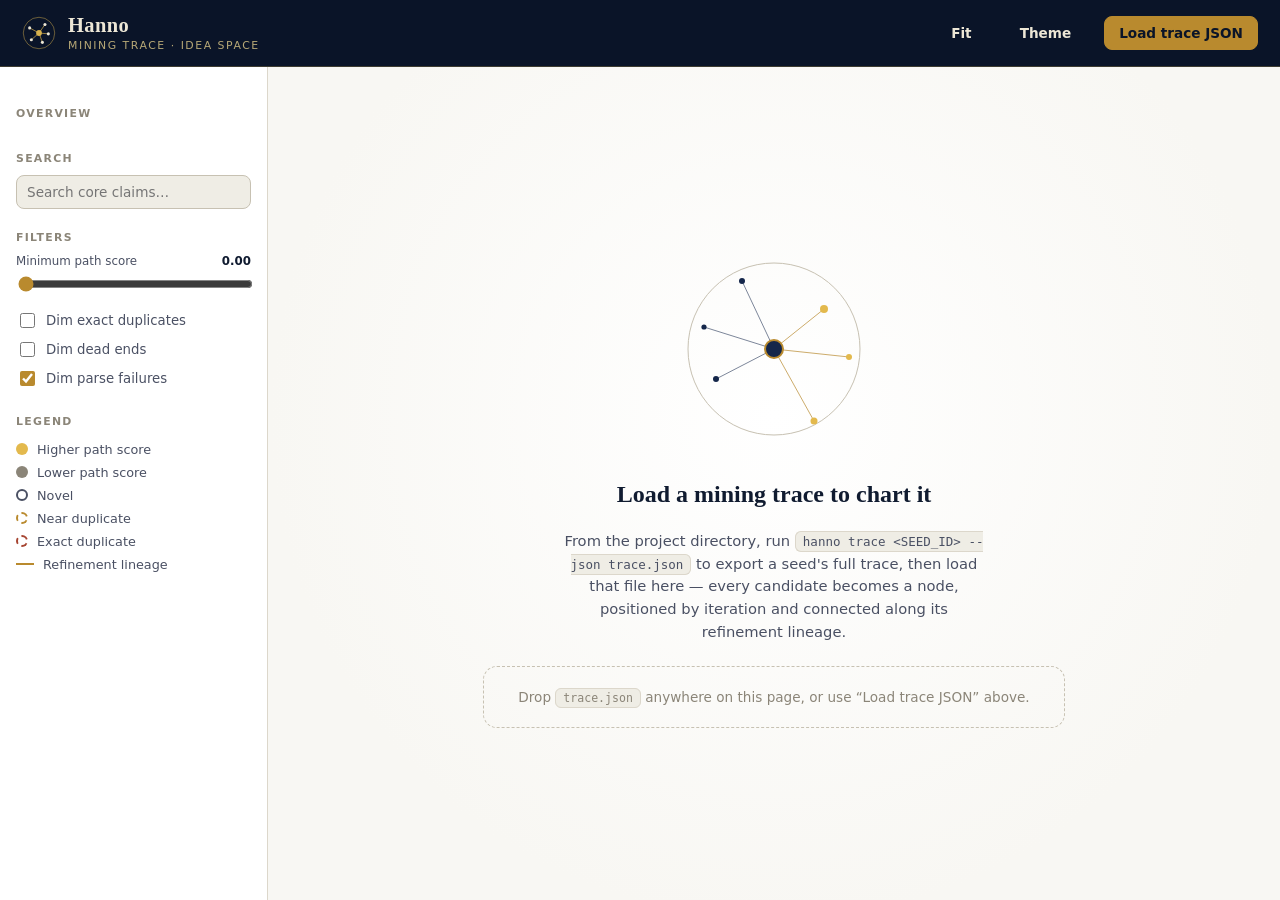
<file: hanno/viz/trace_mindmap.html>
<!doctype html>
<html lang="en">
<head>
<meta charset="utf-8" />
<meta name="viewport" content="width=device-width, initial-scale=1" />
<title>Hanno — Mining Trace</title>
<style>
  :root {
    color-scheme: light dark;
    --bg: #F8F7F3;
    --bg-raised: #FFFFFF;
    --bg-sunken: #EFEDE5;
    --ink: #101B30;
    --ink-soft: #4A5063;
    --muted: #8B8578;
    --line: #DCD7CB;
    --line-strong: #C7C1B2;
    --navy: #14264A;
    --navy-deep: #0A1428;
    --navy-tint: #E7EAF2;
    --gold: #B98A2E;
    --gold-bright: #DDA83C;
    --gold-glow: #E3B94D;
    --success: #5E7F4E;
    --success-bg: #E7EEDF;
    --danger: #A64430;
    --danger-bg: #F4E1DA;
    --focus: #2C6CC9;
    --shadow: 0 8px 28px rgba(10, 20, 40, 0.14);
    --shadow-soft: 0 2px 10px rgba(10, 20, 40, 0.08);
    --font-display: "Iowan Old Style", "Palatino Linotype", "Book Antiqua", Georgia, serif;
    --font-body: "Avenir Next", "Century Gothic", "Futura", "Segoe UI", system-ui, sans-serif;
    --font-mono: "JetBrains Mono", "SF Mono", ui-monospace, Menlo, Consolas, monospace;
  }

  @media (prefers-color-scheme: dark) {
    :root {
      --bg: #0A1220;
      --bg-raised: #101B30;
      --bg-sunken: #0D1626;
      --ink: #EDEAE2;
      --ink-soft: #B7BED2;
      --muted: #7C87A3;
      --line: #24304A;
      --line-strong: #34405E;
      --navy: #1B2E54;
      --navy-deep: #060C18;
      --navy-tint: #182642;
      --gold: #D8B24E;
      --gold-bright: #EAC463;
      --gold-glow: #F0CC72;
      --success: #86AC72;
      --success-bg: #1C2A1B;
      --danger: #D2735C;
      --danger-bg: #2C1B17;
      --focus: #6FA3EE;
      --shadow: 0 8px 28px rgba(0, 0, 0, 0.45);
      --shadow-soft: 0 2px 10px rgba(0, 0, 0, 0.3);
    }
  }

  :root[data-theme="dark"] {
    --bg: #0A1220; --bg-raised: #101B30; --bg-sunken: #0D1626;
    --ink: #EDEAE2; --ink-soft: #B7BED2; --muted: #7C87A3;
    --line: #24304A; --line-strong: #34405E;
    --navy: #1B2E54; --navy-deep: #060C18; --navy-tint: #182642;
    --gold: #D8B24E; --gold-bright: #EAC463; --gold-glow: #F0CC72;
    --success: #86AC72; --success-bg: #1C2A1B;
    --danger: #D2735C; --danger-bg: #2C1B17;
    --focus: #6FA3EE;
    --shadow: 0 8px 28px rgba(0, 0, 0, 0.45);
    --shadow-soft: 0 2px 10px rgba(0, 0, 0, 0.3);
  }

  :root[data-theme="light"] {
    --bg: #F8F7F3; --bg-raised: #FFFFFF; --bg-sunken: #EFEDE5;
    --ink: #101B30; --ink-soft: #4A5063; --muted: #8B8578;
    --line: #DCD7CB; --line-strong: #C7C1B2;
    --navy: #14264A; --navy-deep: #0A1428; --navy-tint: #E7EAF2;
    --gold: #B98A2E; --gold-bright: #DDA83C; --gold-glow: #E3B94D;
    --success: #5E7F4E; --success-bg: #E7EEDF;
    --danger: #A64430; --danger-bg: #F4E1DA;
    --focus: #2C6CC9;
    --shadow: 0 8px 28px rgba(10, 20, 40, 0.14);
    --shadow-soft: 0 2px 10px rgba(10, 20, 40, 0.08);
  }

  * { box-sizing: border-box; }
  html, body { height: 100%; }
  body {
    margin: 0;
    background: var(--bg);
    color: var(--ink);
    font-family: var(--font-body);
    overflow: hidden;
  }
  ::selection { background: var(--gold-glow); color: var(--navy-deep); }
  :focus-visible { outline: 2px solid var(--focus); outline-offset: 2px; }
  button, input { font-family: inherit; }

  .app {
    display: grid;
    grid-template-rows: auto 1fr;
    height: 100vh;
  }

  /* ---------- Header ---------- */
  header.top {
    background: var(--navy-deep);
    color: #EDE7D6;
    padding: 14px 22px;
    display: flex;
    align-items: center;
    gap: 18px;
    border-bottom: 1px solid rgba(216, 178, 78, 0.25);
  }
  .brand { display: flex; align-items: center; gap: 12px; }
  .brand svg { width: 34px; height: 34px; flex: none; }
  .brand-text h1 {
    font-family: var(--font-display);
    font-size: 1.28rem;
    font-weight: 600;
    letter-spacing: 0.02em;
    margin: 0;
    line-height: 1.1;
  }
  .brand-text p {
    margin: 2px 0 0;
    font-size: 0.68rem;
    letter-spacing: 0.14em;
    text-transform: uppercase;
    color: #B7A876;
  }
  header.top .spacer { flex: 1; }
  .seed-pill {
    display: none;
    align-items: center;
    gap: 8px;
    background: rgba(255,255,255,0.06);
    border: 1px solid rgba(216, 178, 78, 0.3);
    border-radius: 999px;
    padding: 6px 14px 6px 8px;
    font-size: 0.82rem;
    max-width: 42vw;
  }
  .seed-pill.show { display: flex; }
  .seed-pill .dot { width: 8px; height: 8px; border-radius: 50%; background: var(--gold-bright); flex: none; }
  .seed-pill span { overflow: hidden; text-overflow: ellipsis; white-space: nowrap; color: #E7E1CF; }

  .btn {
    appearance: none;
    border: 1px solid rgba(216, 178, 78, 0.45);
    background: transparent;
    color: #EDE7D6;
    border-radius: 8px;
    padding: 8px 14px;
    font-size: 0.85rem;
    font-weight: 600;
    cursor: pointer;
    transition: background 0.15s ease, border-color 0.15s ease, transform 0.1s ease;
    white-space: nowrap;
  }
  .btn:hover { background: rgba(216, 178, 78, 0.14); border-color: var(--gold-bright); }
  .btn:active { transform: translateY(1px); }
  .btn.primary { background: var(--gold); border-color: var(--gold); color: var(--navy-deep); }
  .btn.primary:hover { background: var(--gold-bright); }
  .btn.ghost { border-color: transparent; }
  .btn.ghost:hover { background: rgba(255,255,255,0.08); }
  .btn svg { width: 14px; height: 14px; vertical-align: -2px; margin-right: 6px; }

  #file-input { display: none; }

  /* ---------- Body layout ---------- */
  .body {
    display: grid;
    grid-template-columns: 268px 1fr 0px;
    height: 100%;
    min-height: 0;
    transition: grid-template-columns 0.22s ease;
  }
  .body.panel-open { grid-template-columns: 268px 1fr 380px; }

  /* ---------- Left rail ---------- */
  aside.rail {
    background: var(--bg-raised);
    border-right: 1px solid var(--line);
    overflow-y: auto;
    padding: 18px 16px 28px;
    display: flex;
    flex-direction: column;
    gap: 22px;
  }
  .rail h2 {
    font-size: 0.68rem;
    text-transform: uppercase;
    letter-spacing: 0.12em;
    color: var(--muted);
    margin: 0 0 10px;
    font-weight: 700;
  }
  .stat-grid {
    display: grid;
    grid-template-columns: 1fr 1fr;
    gap: 8px;
  }
  .stat {
    background: var(--bg-sunken);
    border: 1px solid var(--line);
    border-radius: 10px;
    padding: 9px 10px;
  }
  .stat .n {
    font-family: var(--font-display);
    font-size: 1.32rem;
    font-variant-numeric: tabular-nums;
    line-height: 1;
    color: var(--navy);
  }
  :root[data-theme="dark"] .stat .n, @media (prefers-color-scheme: dark) { }
  .stat .n { color: var(--navy); }
  html[data-theme="dark"] .stat .n { color: var(--gold-glow); }
  @media (prefers-color-scheme: dark) {
    .stat .n { color: var(--gold-glow); }
  }
  :root[data-theme="light"] .stat .n { color: var(--navy); }
  .stat .l { font-size: 0.68rem; color: var(--muted); margin-top: 2px; }

  .field { display: flex; flex-direction: column; gap: 6px; margin-bottom: 12px; }
  .field label {
    font-size: 0.74rem;
    color: var(--ink-soft);
    display: flex;
    justify-content: space-between;
  }
  .field label b { color: var(--ink); font-variant-numeric: tabular-nums; }
  input[type="range"] {
    width: 100%; accent-color: var(--gold);
  }
  input[type="search"] {
    width: 100%;
    border: 1px solid var(--line-strong);
    background: var(--bg-sunken);
    color: var(--ink);
    border-radius: 8px;
    padding: 8px 10px;
    font-size: 0.85rem;
  }
  .check-row {
    display: flex;
    align-items: center;
    gap: 8px;
    font-size: 0.83rem;
    color: var(--ink-soft);
    padding: 4px 0;
    cursor: pointer;
    user-select: none;
  }
  .check-row input { accent-color: var(--gold); width: 15px; height: 15px; }

  .legend-item { display: flex; align-items: center; gap: 9px; font-size: 0.8rem; color: var(--ink-soft); padding: 4px 0; }
  .legend-swatch { width: 12px; height: 12px; border-radius: 50%; flex: none; }
  .legend-line { width: 18px; height: 0; border-top: 2px solid; flex: none; }

  .seed-card {
    background: var(--navy-tint);
    border: 1px solid var(--line);
    border-radius: 12px;
    padding: 12px 13px;
  }
  .seed-card .domain {
    font-size: 0.66rem;
    text-transform: uppercase;
    letter-spacing: 0.1em;
    color: var(--gold);
    font-weight: 700;
  }
  .seed-card p {
    font-size: 0.82rem;
    line-height: 1.45;
    color: var(--ink-soft);
    margin: 6px 0 0;
    max-height: 8.7em;
    overflow-y: auto;
  }

  /* ---------- Stage ---------- */
  main.stage { position: relative; overflow: hidden; background:
      radial-gradient(circle at 50% 42%, var(--bg-raised), var(--bg) 72%); }
  svg#canvas { width: 100%; height: 100%; display: block; cursor: grab; }
  svg#canvas.grabbing { cursor: grabbing; }

  .ring { fill: none; stroke: var(--line); stroke-width: 1; }
  .ring-label {
    font-family: var(--font-body);
    font-size: 10px;
    letter-spacing: 0.08em;
    fill: var(--muted);
  }
  .edge { fill: none; stroke: var(--line-strong); stroke-width: 1.3; }
  .edge.lit { stroke: var(--gold); stroke-width: 2.2; }
  .edge.dim { opacity: 0.18; }

  .node circle.halo { opacity: 0; transition: opacity 0.15s ease; }
  .node:hover circle.halo, .node.selected circle.halo { opacity: 0.35; }
  .node circle.core { stroke-width: 2px; cursor: pointer; transition: r 0.15s ease; }
  .node.dim { opacity: 0.22; }
  .node.selected circle.core { stroke: var(--gold-bright); stroke-width: 3px; }
  .node .glyph { font-size: 9px; font-weight: 700; pointer-events: none; }
  .node .label {
    font-family: var(--font-display);
    font-size: 10.5px;
    fill: var(--ink-soft);
    pointer-events: none;
  }
  .node.match circle.core { stroke: var(--focus); stroke-width: 3px; }

  .root-node circle { fill: var(--navy); stroke: var(--gold); stroke-width: 2.5px; }
  .root-node text {
    font-family: var(--font-display);
    font-size: 12px;
    font-weight: 600;
    fill: #F3EFE2;
  }
  html[data-theme="light"] .root-node text, :root:not([data-theme="dark"]) .root-node text { fill: #F3EFE2; }

  /* ---------- Empty state ---------- */
  .empty {
    position: absolute; inset: 0;
    display: flex; align-items: center; justify-content: center;
    flex-direction: column; gap: 22px;
    text-align: center;
    padding: 20px;
  }
  .empty.hide { display: none; }
  .empty .orbit { width: 220px; height: 220px; }
  .empty h2 {
    font-family: var(--font-display);
    font-size: 1.5rem;
    margin: 0;
    max-width: 30ch;
    text-wrap: balance;
  }
  .empty p { color: var(--ink-soft); max-width: 46ch; line-height: 1.55; margin: 0; font-size: 0.92rem; }
  .empty code {
    font-family: var(--font-mono);
    background: var(--bg-sunken);
    border: 1px solid var(--line);
    padding: 2px 7px;
    border-radius: 6px;
    font-size: 0.85em;
  }
  .dropzone {
    border: 1.5px dashed var(--line-strong);
    border-radius: 14px;
    padding: 22px 34px;
    color: var(--muted);
    font-size: 0.85rem;
    transition: border-color 0.15s ease, background 0.15s ease;
  }
  .dropzone.over { border-color: var(--gold); background: var(--navy-tint); color: var(--ink); }

  @media (prefers-reduced-motion: no-preference) {
    .orbit .spin { animation: spin 40s linear infinite; transform-origin: 110px 110px; }
    .orbit .spin-rev { animation: spin 55s linear infinite reverse; transform-origin: 110px 110px; }
    .orbit .twinkle { animation: twinkle 3.2s ease-in-out infinite; }
  }
  @keyframes spin { to { transform: rotate(360deg); } }
  @keyframes twinkle { 0%, 100% { opacity: 0.35; } 50% { opacity: 1; } }

  /* ---------- Detail panel ---------- */
  aside.detail {
    background: var(--bg-raised);
    border-left: 1px solid var(--line);
    overflow-y: auto;
    padding: 20px 20px 40px;
    display: none;
  }
  .body.panel-open aside.detail { display: block; }
  .detail-close {
    float: right;
    background: none; border: none; color: var(--muted);
    cursor: pointer; font-size: 1.1rem; padding: 2px 6px; border-radius: 6px;
  }
  .detail-close:hover { background: var(--bg-sunken); color: var(--ink); }
  .detail h3 {
    font-family: var(--font-display);
    font-size: 1.08rem;
    line-height: 1.4;
    margin: 4px 0 12px;
  }
  .chips { display: flex; flex-wrap: wrap; gap: 6px; margin-bottom: 16px; }
  .chip {
    font-size: 0.7rem;
    padding: 4px 9px;
    border-radius: 999px;
    background: var(--bg-sunken);
    border: 1px solid var(--line);
    color: var(--ink-soft);
    white-space: nowrap;
  }
  .chip.gold { background: rgba(185, 138, 46, 0.14); border-color: var(--gold); color: var(--gold); font-weight: 700; }
  .chip.pass { background: var(--success-bg); border-color: var(--success); color: var(--success); }
  .chip.fail { background: var(--danger-bg); border-color: var(--danger); color: var(--danger); }

  .score-bar-wrap { margin-bottom: 18px; }
  .score-bar-track { height: 8px; background: var(--bg-sunken); border-radius: 5px; overflow: hidden; border: 1px solid var(--line); }
  .score-bar-fill { height: 100%; background: linear-gradient(90deg, var(--muted), var(--gold-bright)); }
  .score-bar-wrap .num { font-family: var(--font-display); font-size: 1.5rem; margin-top: 6px; font-variant-numeric: tabular-nums; }

  .detail section { margin-bottom: 20px; }
  .detail section h4 {
    font-size: 0.68rem;
    text-transform: uppercase;
    letter-spacing: 0.1em;
    color: var(--muted);
    margin: 0 0 7px;
    font-weight: 700;
  }
  .detail section p {
    font-size: 0.88rem;
    line-height: 1.58;
    color: var(--ink);
    margin: 0;
    white-space: pre-wrap;
  }
  .mono-block {
    font-family: var(--font-mono);
    font-size: 0.76rem;
    line-height: 1.55;
    background: var(--bg-sunken);
    border: 1px solid var(--line);
    border-radius: 8px;
    padding: 10px 12px;
    white-space: pre-wrap;
    word-break: break-word;
    max-height: 220px;
    overflow-y: auto;
  }
  .connection-list { display: flex; flex-direction: column; gap: 5px; }
  .connection-list li { font-size: 0.83rem; color: var(--ink-soft); line-height: 1.4; }
  .lineage-btn {
    width: 100%;
    margin-top: 4px;
  }

  ::-webkit-scrollbar { width: 9px; height: 9px; }
  ::-webkit-scrollbar-thumb { background: var(--line-strong); border-radius: 5px; }
  ::-webkit-scrollbar-track { background: transparent; }
</style>
</head>
<body>
<div class="app">
  <header class="top">
    <div class="brand">
      <svg viewBox="0 0 40 40" aria-hidden="true">
        <circle cx="20" cy="20" r="18.5" fill="none" stroke="#D8B24E" stroke-width="1" opacity="0.55"/>
        <g stroke="#D8B24E" stroke-width="1" opacity="0.8">
          <line x1="20" y1="20" x2="27" y2="10"/>
          <line x1="20" y1="20" x2="31" y2="21"/>
          <line x1="20" y1="20" x2="24" y2="31"/>
          <line x1="20" y1="20" x2="11" y2="28"/>
          <line x1="20" y1="20" x2="9" y2="14"/>
        </g>
        <circle cx="20" cy="20" r="3.4" fill="#D8B24E"/>
        <circle cx="27" cy="10" r="1.8" fill="#EDE7D6"/>
        <circle cx="31" cy="21" r="1.8" fill="#EDE7D6"/>
        <circle cx="24" cy="31" r="1.8" fill="#EDE7D6"/>
        <circle cx="11" cy="28" r="1.8" fill="#EDE7D6"/>
        <circle cx="9" cy="14" r="1.8" fill="#EDE7D6"/>
      </svg>
      <div class="brand-text">
        <h1>Hanno</h1>
        <p>Mining Trace &middot; Idea Space</p>
      </div>
    </div>
    <div class="seed-pill" id="seed-pill"><span class="dot"></span><span id="seed-pill-text"></span></div>
    <div class="spacer"></div>
    <button class="btn ghost" id="btn-fit" title="Fit to screen">Fit</button>
    <button class="btn ghost" id="btn-theme" title="Toggle theme">Theme</button>
    <button class="btn primary" id="btn-load">Load trace JSON</button>
    <input type="file" id="file-input" accept="application/json" />
  </header>

  <div class="body" id="body-grid">
    <aside class="rail">
      <div id="seed-summary"></div>

      <div>
        <h2>Overview</h2>
        <div class="stat-grid" id="stats"></div>
      </div>

      <div>
        <h2>Search</h2>
        <input type="search" id="search" placeholder="Search core claims&hellip;" />
      </div>

      <div>
        <h2>Filters</h2>
        <div class="field">
          <label>Minimum path score <b id="score-val">0.00</b></label>
          <input type="range" id="score-filter" min="0" max="1" step="0.01" value="0" />
        </div>
        <label class="check-row"><input type="checkbox" id="hide-dupes" /> Dim exact duplicates</label>
        <label class="check-row"><input type="checkbox" id="hide-dead" /> Dim dead ends</label>
        <label class="check-row"><input type="checkbox" id="hide-failed" checked /> Dim parse failures</label>
      </div>

      <div>
        <h2>Legend</h2>
        <div class="legend-item"><span class="legend-swatch" style="background:var(--gold-glow)"></span> Higher path score</div>
        <div class="legend-item"><span class="legend-swatch" style="background:var(--muted)"></span> Lower path score</div>
        <div class="legend-item"><span class="legend-swatch" style="background:transparent;border:2px solid var(--ink-soft)"></span> Novel</div>
        <div class="legend-item"><span class="legend-swatch" style="background:transparent;border:2px dashed var(--gold)"></span> Near duplicate</div>
        <div class="legend-item"><span class="legend-swatch" style="background:transparent;border:2px dashed var(--danger)"></span> Exact duplicate</div>
        <div class="legend-item"><span class="legend-line" style="border-color:var(--gold)"></span> Refinement lineage</div>
      </div>
    </aside>

    <main class="stage">
      <svg id="canvas" xmlns="http://www.w3.org/2000/svg">
        <g id="viewport"></g>
      </svg>

      <div class="empty" id="empty-state">
        <svg class="orbit" viewBox="0 0 220 220" aria-hidden="true">
          <g class="spin">
            <circle cx="110" cy="110" r="86" fill="none" stroke="var(--line-strong)" stroke-width="1"/>
            <g stroke="var(--gold)" stroke-width="1" opacity="0.7">
              <line x1="110" y1="110" x2="160" y2="70"/>
              <line x1="110" y1="110" x2="185" y2="118"/>
              <line x1="110" y1="110" x2="150" y2="182"/>
            </g>
            <circle class="twinkle" cx="160" cy="70" r="4" fill="var(--gold-glow)"/>
            <circle class="twinkle" cx="185" cy="118" r="3" fill="var(--gold-glow)" style="animation-delay:0.8s"/>
            <circle class="twinkle" cx="150" cy="182" r="3.5" fill="var(--gold-glow)" style="animation-delay:1.6s"/>
          </g>
          <g class="spin-rev">
            <g stroke="var(--navy)" stroke-width="1" opacity="0.55">
              <line x1="110" y1="110" x2="52" y2="140"/>
              <line x1="110" y1="110" x2="40" y2="88"/>
              <line x1="110" y1="110" x2="78" y2="42"/>
            </g>
            <circle class="twinkle" cx="52" cy="140" r="3" fill="var(--navy)" style="animation-delay:0.4s"/>
            <circle class="twinkle" cx="40" cy="88" r="2.6" fill="var(--navy)" style="animation-delay:1.2s"/>
            <circle class="twinkle" cx="78" cy="42" r="3" fill="var(--navy)" style="animation-delay:2s"/>
          </g>
          <circle cx="110" cy="110" r="9" fill="var(--navy)" stroke="var(--gold)" stroke-width="2"/>
        </svg>
        <h2>Load a mining trace to chart it</h2>
        <p>
          From the project directory, run
          <code>hanno trace &lt;SEED_ID&gt; --json trace.json</code>
          to export a seed's full trace, then load that file here — every candidate
          becomes a node, positioned by iteration and connected along its refinement
          lineage.
        </p>
        <div class="dropzone" id="dropzone">Drop <code>trace.json</code> anywhere on this page, or use &ldquo;Load trace JSON&rdquo; above.</div>
      </div>
    </main>

    <aside class="detail" id="detail-panel"></aside>
  </div>
</div>

<script>
(function () {
  "use strict";

  // ---------- Theme toggle ----------
  var themeBtn = document.getElementById("btn-theme");
  themeBtn.addEventListener("click", function () {
    var root = document.documentElement;
    var current = root.getAttribute("data-theme");
    var prefersDark = window.matchMedia && window.matchMedia("(prefers-color-scheme: dark)").matches;
    var effectiveIsDark = current ? current === "dark" : prefersDark;
    root.setAttribute("data-theme", effectiveIsDark ? "light" : "dark");
  });

  // ---------- State ----------
  var state = {
    seed: null,
    candidates: [],
    byId: {},
    childrenOf: {},
    positions: {},   // id -> {x, y, angle, radius}
    selectedId: null,
    filters: { minScore: 0, dimDupes: false, dimDead: false, dimFailed: true, search: "" },
    view: { scale: 1, tx: 0, ty: 0 }
  };

  var RING_GAP = 130;
  var CENTER_MARGIN = 70;
  var svg = document.getElementById("canvas");
  var viewport = document.getElementById("viewport");
  var emptyState = document.getElementById("empty-state");
  var bodyGrid = document.getElementById("body-grid");
  var detailPanel = document.getElementById("detail-panel");

  // ---------- File loading ----------
  var fileInput = document.getElementById("file-input");
  document.getElementById("btn-load").addEventListener("click", function () { fileInput.click(); });
  fileInput.addEventListener("change", function (e) {
    if (e.target.files && e.target.files[0]) readFile(e.target.files[0]);
  });

  ["dragenter", "dragover"].forEach(function (evt) {
    document.body.addEventListener(evt, function (e) {
      e.preventDefault();
      document.getElementById("dropzone").classList.add("over");
    });
  });
  ["dragleave", "drop"].forEach(function (evt) {
    document.body.addEventListener(evt, function (e) {
      e.preventDefault();
      document.getElementById("dropzone").classList.remove("over");
    });
  });
  document.body.addEventListener("drop", function (e) {
    var f = e.dataTransfer && e.dataTransfer.files && e.dataTransfer.files[0];
    if (f) readFile(f);
  });

  function readFile(file) {
    var reader = new FileReader();
    reader.onload = function () {
      try {
        var data = JSON.parse(reader.result);
        loadData(data);
      } catch (err) {
        alert("Could not parse that file as JSON: " + err.message);
      }
    };
    reader.readAsText(file);
  }

  // ---------- Load + layout ----------
  function loadData(data) {
    state.seed = data.seed || {};
    state.candidates = data.candidates || [];
    state.byId = {};
    state.childrenOf = { root: [] };

    state.candidates.forEach(function (c) { state.byId[c.id] = c; });
    state.candidates.forEach(function (c) {
      var parent = c.refined_from_candidate_id;
      var key = (parent && state.byId[parent]) ? parent : "root";
      if (!state.childrenOf[key]) state.childrenOf[key] = [];
      state.childrenOf[key].push(c);
    });
    // stable, deterministic ordering within each sibling group
    Object.keys(state.childrenOf).forEach(function (k) {
      state.childrenOf[k].sort(function (a, b) {
        return (a.generated_at || "").localeCompare(b.generated_at || "");
      });
    });

    computeLayout();
    renderSeedSummary();
    renderStats();
    render();
    emptyState.classList.add("hide");
    var pill = document.getElementById("seed-pill");
    pill.classList.add("show");
    document.getElementById("seed-pill-text").textContent =
      (state.seed.domain || "seed") + " — " + (state.seed.id || "");
    fitToScreen();
  }

  function computeLayout() {
    var order = 0;
    var leafSlot = {};
    var totalLeaves = 0;

    function countLeaves(id) {
      var kids = state.childrenOf[id] || [];
      if (kids.length === 0) { totalLeaves += 1; return 1; }
      var sum = 0;
      kids.forEach(function (k) { sum += countLeaves(k.id); });
      return sum;
    }
    countLeaves("root");
    if (totalLeaves === 0) totalLeaves = 1;

    function assign(id) {
      var kids = state.childrenOf[id] || [];
      if (kids.length === 0) {
        var angle = (order + 0.5) / totalLeaves * Math.PI * 2;
        order += 1;
        return angle;
      }
      var angles = kids.map(function (k) { return assign(k.id); });
      var avg = angles.reduce(function (a, b) { return a + b; }, 0) / angles.length;
      kids.forEach(function (k, i) {
        var c = k;
        var radius = CENTER_MARGIN + (c.iteration || 1) * RING_GAP;
        var a = angles[i] - Math.PI / 2;
        state.positions[c.id] = {
          x: Math.cos(a) * radius,
          y: Math.sin(a) * radius,
          angle: angles[i],
          radius: radius
        };
      });
      return avg;
    }
    assign("root");
  }

  function maxIteration() {
    var m = 1;
    state.candidates.forEach(function (c) { if ((c.iteration || 1) > m) m = c.iteration; });
    return m;
  }

  // ---------- Rendering ----------
  var NS = "http://www.w3.org/2000/svg";
  function el(tag, attrs) {
    var e = document.createElementNS(NS, tag);
    for (var k in attrs) e.setAttribute(k, attrs[k]);
    return e;
  }

  function scoreColor(score) {
    var s = Math.max(0, Math.min(1, score || 0));
    // interpolate muted -> gold-bright
    var from = [139, 133, 120], to = [227, 185, 77];
    var mix = from.map(function (v, i) { return Math.round(v + (to[i] - v) * s); });
    return "rgb(" + mix.join(",") + ")";
  }

  function nodeRadius(score) {
    return 5 + Math.max(0, Math.min(1, score || 0)) * 9;
  }

  function borderStyle(c) {
    if (c.duplicate_status === "EXACT_DUPLICATE") return { dash: "3,3", color: "var(--danger)" };
    if (c.duplicate_status === "NEAR_DUPLICATE") return { dash: "3,3", color: "var(--gold)" };
    if (c.parse_status === "failed") return { dash: "1,3", color: "var(--muted)" };
    return { dash: "none", color: "var(--ink-soft)" };
  }

  function isFiltered(c) {
    var f = state.filters;
    if ((c.path_score || 0) < f.minScore) return true;
    if (f.dimDupes && c.duplicate_status === "EXACT_DUPLICATE") return true;
    if (f.dimDead && c.exploration_signal === "dead_end") return true;
    if (f.dimFailed && c.parse_status === "failed") return true;
    return false;
  }

  function matchesSearch(c) {
    if (!state.filters.search) return true;
    var q = state.filters.search.toLowerCase();
    return (c.core_claim || "").toLowerCase().indexOf(q) !== -1;
  }

  function lineageIds(id) {
    var chain = [];
    var cur = state.byId[id];
    var seen = {};
    while (cur && !seen[cur.id]) {
      seen[cur.id] = true;
      chain.push(cur.id);
      cur = cur.refined_from_candidate_id ? state.byId[cur.refined_from_candidate_id] : null;
    }
    return chain;
  }

  function render() {
    while (viewport.firstChild) viewport.removeChild(viewport.firstChild);
    if (!state.seed) return;

    var ringsGroup = el("g", { id: "rings" });
    var edgesGroup = el("g", { id: "edges" });
    var nodesGroup = el("g", { id: "nodes" });
    viewport.appendChild(ringsGroup);
    viewport.appendChild(edgesGroup);
    viewport.appendChild(nodesGroup);

    var maxIt = maxIteration();
    for (var i = 1; i <= maxIt; i++) {
      var r = CENTER_MARGIN + i * RING_GAP;
      ringsGroup.appendChild(el("circle", { class: "ring", cx: 0, cy: 0, r: r }));
      var label = el("text", { class: "ring-label", x: 4, y: -r - 4 });
      label.textContent = "iteration " + i;
      ringsGroup.appendChild(label);
    }

    var highlightChain = state.selectedId ? lineageIds(state.selectedId) : [];
    var highlightSet = {};
    highlightChain.forEach(function (id) { highlightSet[id] = true; });

    // edges
    state.candidates.forEach(function (c) {
      var pos = state.positions[c.id];
      if (!pos) return;
      var parentPos = c.refined_from_candidate_id ? state.positions[c.refined_from_candidate_id] : { x: 0, y: 0 };
      var lit = highlightSet[c.id] && (c.refined_from_candidate_id ? highlightSet[c.refined_from_candidate_id] : true);
      var dim = (highlightChain.length > 0 && !lit);
      var path = el("path", {
        class: "edge" + (lit ? " lit" : "") + (dim ? " dim" : ""),
        d: curvePath(parentPos.x, parentPos.y, pos.x, pos.y)
      });
      edgesGroup.appendChild(path);
    });

    // root
    var root = el("g", { class: "root-node" });
    root.appendChild(el("circle", { cx: 0, cy: 0, r: 20 }));
    var rt = el("text", { x: 0, y: 4, "text-anchor": "middle" });
    rt.textContent = "SEED";
    root.appendChild(rt);
    nodesGroup.appendChild(root);

    // nodes
    state.candidates.forEach(function (c) {
      var pos = state.positions[c.id];
      if (!pos) return;
      var g = el("g", { class: "node", "data-id": c.id, transform: "translate(" + pos.x + "," + pos.y + ")" });
      if (isFiltered(c)) g.classList.add("dim");
      if (!matchesSearch(c)) g.classList.add("dim");
      if (state.selectedId === c.id) g.classList.add("selected");
      if (state.filters.search && matchesSearch(c) && state.filters.search.length > 1) g.classList.add("match");

      var border = borderStyle(c);
      var r = nodeRadius(c.path_score);
      g.appendChild(el("circle", { class: "halo", cx: 0, cy: 0, r: r + 8, fill: scoreColor(c.path_score) }));
      var core = el("circle", {
        class: "core", cx: 0, cy: 0, r: r,
        fill: scoreColor(c.path_score),
        stroke: border.color,
        "stroke-dasharray": border.dash
      });
      g.appendChild(core);

      if (c.exploration_signal === "branch_point") {
        var star = el("text", { class: "glyph", x: r + 2, y: -r, fill: "var(--gold)" });
        star.textContent = "✦";
        g.appendChild(star);
      }
      if (c.numeric_check_result === true) {
        var ok = el("text", { class: "glyph", x: -r - 8, y: -r, fill: "var(--success)" });
        ok.textContent = "✓";
        g.appendChild(ok);
      } else if (c.numeric_check_result === false) {
        var bad = el("text", { class: "glyph", x: -r - 8, y: -r, fill: "var(--danger)" });
        bad.textContent = "✕";
        g.appendChild(bad);
      }

      g.addEventListener("click", function () { selectNode(c.id); });
      nodesGroup.appendChild(g);
    });
  }

  function curvePath(x1, y1, x2, y2) {
    var mx = (x1 + x2) / 2, my = (y1 + y2) / 2;
    return "M " + x1 + " " + y1 + " Q " + mx + " " + my + " " + x2 + " " + y2;
  }

  // ---------- Selection + detail panel ----------
  function selectNode(id) {
    state.selectedId = id;
    render();
    openDetail(state.byId[id]);
  }

  function claimTypeLabel(t) {
    return { construction: "Construction", asymptotic: "Asymptotic", structural: "Structural" }[t] || (t || "unclassified");
  }

  function openDetail(c) {
    bodyGrid.classList.add("panel-open");
    var score = c.path_score || 0;
    var numericBlock = "";
    if (c.numeric_check) {
      numericBlock =
        '<section><h4>Numeric check &mdash; ' +
        (c.numeric_check_result === true ? '<span class="chip pass">passed</span>' :
         c.numeric_check_result === false ? '<span class="chip fail">failed</span>' : '<span class="chip">n/a</span>') +
        '</h4><div class="mono-block">' + esc(JSON.stringify(c.numeric_check, null, 2)) + '</div></section>';
    }
    var connections = (c.connections || []).map(function (x) { return "<li>" + esc(x) + "</li>"; }).join("");
    var lineageChain = lineageIds(c.id);

    detailPanel.innerHTML =
      '<button class="detail-close" id="detail-close" aria-label="Close">&times;</button>' +
      '<h3>' + esc(truncate(c.core_claim || "(no claim &mdash; parse failed)", 220)) + '</h3>' +
      '<div class="chips">' +
        '<span class="chip gold">' + claimTypeLabel(c.claim_type) + '</span>' +
        '<span class="chip">iteration ' + (c.iteration || 1) + '</span>' +
        '<span class="chip">' + esc(c.prompt_variant || "") + '</span>' +
        '<span class="chip">temp ' + c.temperature + '</span>' +
        '<span class="chip">' + esc(c.reasoning_effort || "") + '</span>' +
        '<span class="chip">' + esc(c.duplicate_status || "unscored") + '</span>' +
        '<span class="chip">' + esc(c.exploration_signal || "") + '</span>' +
      '</div>' +
      '<div class="score-bar-wrap">' +
        '<div class="num">' + score.toFixed(2) + ' <span style="font-size:0.6rem;color:var(--muted);font-family:var(--font-body)">path score</span></div>' +
        '<div class="score-bar-track"><div class="score-bar-fill" style="width:' + (score * 100) + '%"></div></div>' +
      '</div>' +
      (c.steering_hint ? '<section><h4>Steering hint</h4><p>' + esc(c.steering_hint) + '</p></section>' : '') +
      '<section><h4>Formal statement</h4><div class="mono-block">' + esc(c.formal_statement || "—") + '</div></section>' +
      '<section><h4>Intuition</h4><p>' + esc(c.intuition || "—") + '</p></section>' +
      (connections ? '<section><h4>Connections</h4><ul class="connection-list">' + connections + '</ul></section>' : '') +
      '<section><h4>Identified weaknesses</h4><p>' + esc(c.identified_weaknesses || "—") + '</p></section>' +
      numericBlock +
      '<section><h4>Self-rated</h4><div class="chips"><span class="chip">novelty ' + c.self_rated_novelty + '</span><span class="chip">rigor ' + c.self_rated_rigor + '</span><span class="chip">tokens ' + (c.input_tokens||0) + '→' + (c.output_tokens||0) + '</span></div></section>' +
      (lineageChain.length > 1 ? '<button class="btn ghost lineage-btn" id="show-lineage">Highlight full lineage (' + lineageChain.length + ')</button>' : '') +
      '<section><h4>Prompt sent</h4><div class="mono-block">' + esc(truncate(c.prompt_text || "", 1600)) + '</div></section>' +
      '<section><h4>Raw response</h4><div class="mono-block">' + esc(truncate(c.raw_text || "", 1600)) + '</div></section>';

    document.getElementById("detail-close").addEventListener("click", closeDetail);
    var lineageBtn = document.getElementById("show-lineage");
    if (lineageBtn) lineageBtn.addEventListener("click", function () { render(); });
  }

  function closeDetail() {
    bodyGrid.classList.remove("panel-open");
    state.selectedId = null;
    render();
  }

  function esc(s) {
    return String(s).replace(/[&<>"']/g, function (c) {
      return { "&": "&amp;", "<": "&lt;", ">": "&gt;", '"': "&quot;", "'": "&#39;" }[c];
    });
  }
  function truncate(s, n) { return s.length > n ? s.slice(0, n) + "…" : s; }

  // ---------- Seed summary + stats ----------
  function renderSeedSummary() {
    var s = state.seed;
    document.getElementById("seed-summary").innerHTML =
      '<div class="seed-card"><div class="domain">' + esc(s.domain || "") + ' &middot; ' + esc(s.type || "") + '</div>' +
      '<p>' + esc(s.text || "") + '</p></div>';
  }

  function renderStats() {
    var cs = state.candidates;
    var n = cs.length;
    var avg = n ? (cs.reduce(function (a, c) { return a + (c.path_score || 0); }, 0) / n) : 0;
    var novel = cs.filter(function (c) { return c.duplicate_status === "NOVEL"; }).length;
    var branch = cs.filter(function (c) { return c.exploration_signal === "branch_point"; }).length;
    var passed = cs.filter(function (c) { return c.numeric_check_result === true; }).length;
    var maxIt = maxIteration();
    var stats = [
      [n, "Candidates"],
      [avg.toFixed(2), "Avg. path score"],
      [maxIt, "Iterations"],
      [novel, "Novel"],
      [branch, "Branch points"],
      [passed, "Checks passed"]
    ];
    document.getElementById("stats").innerHTML = stats.map(function (s) {
      return '<div class="stat"><div class="n">' + s[0] + '</div><div class="l">' + s[1] + '</div></div>';
    }).join("");
  }

  // ---------- Filters ----------
  document.getElementById("score-filter").addEventListener("input", function (e) {
    state.filters.minScore = parseFloat(e.target.value);
    document.getElementById("score-val").textContent = state.filters.minScore.toFixed(2);
    render();
  });
  document.getElementById("hide-dupes").addEventListener("change", function (e) { state.filters.dimDupes = e.target.checked; render(); });
  document.getElementById("hide-dead").addEventListener("change", function (e) { state.filters.dimDead = e.target.checked; render(); });
  document.getElementById("hide-failed").addEventListener("change", function (e) { state.filters.dimFailed = e.target.checked; render(); });
  document.getElementById("search").addEventListener("input", function (e) { state.filters.search = e.target.value; render(); });

  // ---------- Pan / zoom ----------
  function applyView() {
    viewport.setAttribute("transform", "translate(" + state.view.tx + "," + state.view.ty + ") scale(" + state.view.scale + ")");
  }

  function fitToScreen() {
    var rect = svg.getBoundingClientRect();
    var maxR = CENTER_MARGIN + maxIteration() * RING_GAP + 30;
    var scale = Math.min(rect.width, rect.height) / (maxR * 2.2);
    state.view.scale = Math.max(0.15, Math.min(1.4, scale || 1));
    state.view.tx = rect.width / 2;
    state.view.ty = rect.height / 2;
    applyView();
  }
  document.getElementById("btn-fit").addEventListener("click", fitToScreen);
  window.addEventListener("resize", function () { if (state.seed) fitToScreen(); });

  var dragging = false, lastX = 0, lastY = 0;
  svg.addEventListener("mousedown", function (e) {
    dragging = true; lastX = e.clientX; lastY = e.clientY;
    svg.classList.add("grabbing");
  });
  window.addEventListener("mouseup", function () { dragging = false; svg.classList.remove("grabbing"); });
  window.addEventListener("mousemove", function (e) {
    if (!dragging) return;
    state.view.tx += (e.clientX - lastX);
    state.view.ty += (e.clientY - lastY);
    lastX = e.clientX; lastY = e.clientY;
    applyView();
  });
  svg.addEventListener("wheel", function (e) {
    e.preventDefault();
    var rect = svg.getBoundingClientRect();
    var mx = e.clientX - rect.left, my = e.clientY - rect.top;
    var factor = e.deltaY < 0 ? 1.12 : 0.89;
    var newScale = Math.max(0.08, Math.min(4, state.view.scale * factor));
    state.view.tx = mx - (mx - state.view.tx) * (newScale / state.view.scale);
    state.view.ty = my - (my - state.view.ty) * (newScale / state.view.scale);
    state.view.scale = newScale;
    applyView();
  }, { passive: false });

  applyView();
})();
</script>
</body>
</html>
</file>
